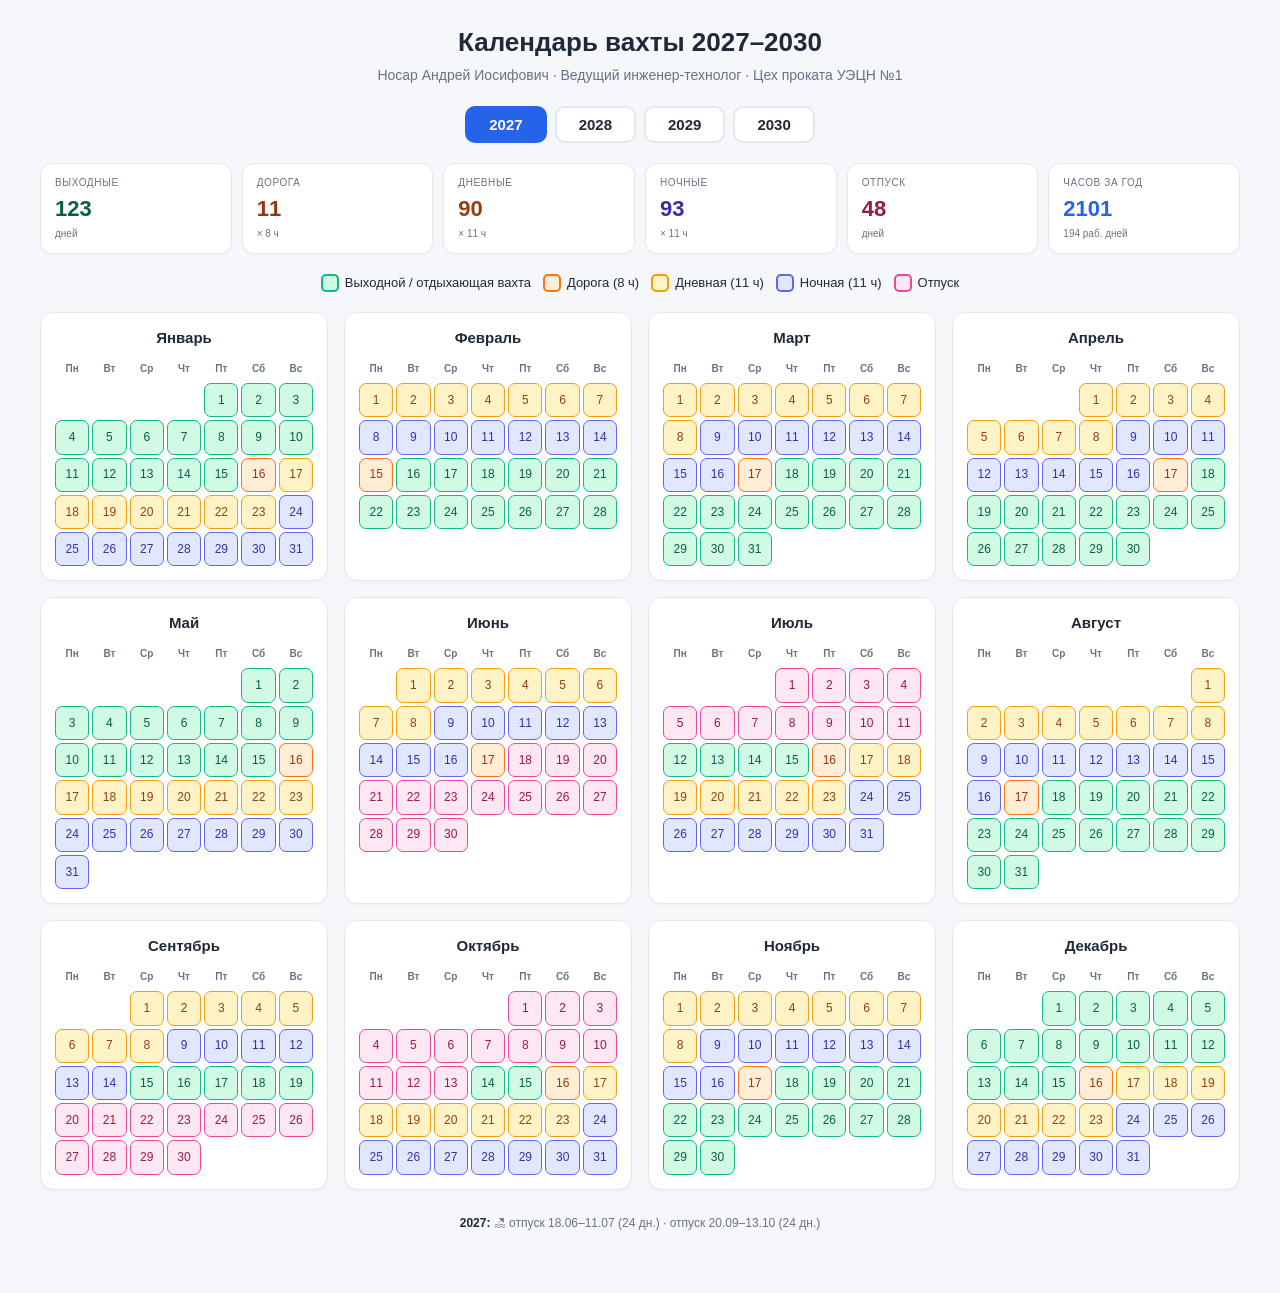
<file: public/assets/aistudio/________________2027-2030_e9571a74.html>
<!DOCTYPE html>
<html lang="ru">
<head>
<meta charset="UTF-8">
<meta name="viewport" content="width=device-width, initial-scale=1.0">
<title>Календарь вахты 2027–2030 · Носар Андрей</title>
<style>
  :root {
    --bg: #f5f7fa; --card: #ffffff; --text: #1f2937; --muted: #6b7280;
    --border: #e5e7eb; --accent: #2563eb;
    --v: #d1fae5; --v-border: #10b981; --v-text: #065f46;
    --d: #ffedd5; --d-border: #f97316; --d-text: #9a3412;
    --y: #fef3c7; --y-border: #f59e0b; --y-text: #92400e;
    --n: #e0e7ff; --n-border: #6366f1; --n-text: #3730a3;
    --o: #fce7f3; --o-border: #ec4899; --o-text: #9d174d;
  }
  * { box-sizing: border-box; margin: 0; padding: 0; }
  body {
    font-family: -apple-system, BlinkMacSystemFont, "Segoe UI", Roboto, sans-serif;
    background: var(--bg); color: var(--text);
    padding: 24px 16px 60px; line-height: 1.4;
  }
  .container { max-width: 1200px; margin: 0 auto; }
  header { text-align: center; margin-bottom: 20px; }
  h1 { font-size: 26px; font-weight: 700; margin-bottom: 6px; }
  .subtitle { color: var(--muted); font-size: 14px; }

  .year-tabs {
    display: flex; gap: 8px; justify-content: center; flex-wrap: wrap;
    margin-bottom: 20px;
  }
  .year-tab {
    background: var(--card); border: 2px solid var(--border);
    padding: 8px 22px; border-radius: 10px; font-size: 15px;
    font-weight: 600; cursor: pointer; color: var(--text);
    transition: all 0.15s;
  }
  .year-tab:hover { border-color: var(--accent); }
  .year-tab.active {
    background: var(--accent); color: white; border-color: var(--accent);
  }

  .stats {
    display: grid; grid-template-columns: repeat(auto-fit, minmax(130px, 1fr));
    gap: 10px; margin-bottom: 20px;
  }
  .stat {
    background: var(--card); border-radius: 12px; padding: 12px 14px;
    border: 1px solid var(--border); box-shadow: 0 1px 3px rgba(0,0,0,0.04);
  }
  .stat .label { font-size: 10px; color: var(--muted); text-transform: uppercase; letter-spacing: 0.6px; }
  .stat .value { font-size: 22px; font-weight: 700; margin-top: 4px; }
  .stat .sub { font-size: 10px; color: var(--muted); margin-top: 2px; }
  .stat.v .value { color: var(--v-text); }
  .stat.d .value { color: var(--d-text); }
  .stat.y .value { color: var(--y-text); }
  .stat.n .value { color: var(--n-text); }
  .stat.o .value { color: var(--o-text); }
  .stat.total .value { color: var(--accent); }

  .legend {
    display: flex; flex-wrap: wrap; gap: 12px; justify-content: center;
    margin-bottom: 20px; font-size: 13px;
  }
  .legend-item { display: flex; align-items: center; gap: 6px; }
  .legend-dot {
    width: 18px; height: 18px; border-radius: 5px; border: 2px solid;
  }
  .legend-dot.v { background: var(--v); border-color: var(--v-border); }
  .legend-dot.d { background: var(--d); border-color: var(--d-border); }
  .legend-dot.y { background: var(--y); border-color: var(--y-border); }
  .legend-dot.n { background: var(--n); border-color: var(--n-border); }
  .legend-dot.o { background: var(--o); border-color: var(--o-border); }

  .months {
    display: grid; grid-template-columns: repeat(auto-fit, minmax(280px, 1fr));
    gap: 16px;
  }
  .month {
    background: var(--card); border-radius: 14px; padding: 14px;
    border: 1px solid var(--border); box-shadow: 0 1px 3px rgba(0,0,0,0.04);
  }
  .month h2 {
    font-size: 15px; font-weight: 600; margin-bottom: 10px;
    text-align: center;
  }
  .grid {
    display: grid; grid-template-columns: repeat(7, 1fr); gap: 3px;
  }
  .dow {
    text-align: center; font-size: 10px; color: var(--muted);
    font-weight: 600; padding: 4px 0;
  }
  .day {
    aspect-ratio: 1; border-radius: 7px;
    display: flex; align-items: center; justify-content: center;
    font-size: 12px; font-weight: 500;
    border: 1.5px solid transparent;
    cursor: pointer; transition: transform 0.1s, box-shadow 0.1s;
    user-select: none; position: relative;
  }
  .day:hover { transform: scale(1.1); box-shadow: 0 2px 8px rgba(0,0,0,0.15); z-index: 2; }
  .day.empty { cursor: default; background: transparent; border-color: transparent; }
  .day.empty:hover { transform: none; box-shadow: none; }
  .day.v { background: var(--v); border-color: var(--v-border); color: var(--v-text); }
  .day.d { background: var(--d); border-color: var(--d-border); color: var(--d-text); }
  .day.y { background: var(--y); border-color: var(--y-border); color: var(--y-text); }
  .day.n { background: var(--n); border-color: var(--n-border); color: var(--n-text); }
  .day.o { background: var(--o); border-color: var(--o-border); color: var(--o-text); }

  .modal-backdrop {
    position: fixed; inset: 0; background: rgba(15,23,42,0.5);
    display: none; align-items: center; justify-content: center;
    z-index: 100; padding: 16px;
    backdrop-filter: blur(2px);
  }
  .modal-backdrop.active { display: flex; }
  .modal {
    background: var(--card); border-radius: 16px; padding: 24px;
    max-width: 360px; width: 100%;
    box-shadow: 0 20px 60px rgba(0,0,0,0.3);
    animation: pop 0.15s ease-out;
  }
  @keyframes pop {
    from { transform: scale(0.95); opacity: 0; }
    to { transform: scale(1); opacity: 1; }
  }
  .modal h3 { font-size: 20px; margin-bottom: 12px; }
  .modal .badge {
    display: inline-block; padding: 6px 14px; border-radius: 999px;
    font-size: 13px; font-weight: 600; margin-bottom: 14px; border: 2px solid;
  }
  .modal .badge.v { background: var(--v); border-color: var(--v-border); color: var(--v-text); }
  .modal .badge.d { background: var(--d); border-color: var(--d-border); color: var(--d-text); }
  .modal .badge.y { background: var(--y); border-color: var(--y-border); color: var(--y-text); }
  .modal .badge.n { background: var(--n); border-color: var(--n-border); color: var(--n-text); }
  .modal .badge.o { background: var(--o); border-color: var(--o-border); color: var(--o-text); }
  .modal .detail { color: var(--muted); font-size: 14px; margin-bottom: 8px; }
  .modal .hours { font-size: 14px; color: var(--text); margin-bottom: 18px; font-weight: 600; }
  .modal button {
    background: var(--accent); color: white; border: none;
    padding: 10px 20px; border-radius: 10px; font-size: 14px;
    font-weight: 600; cursor: pointer; width: 100%;
  }
  .modal button:hover { background: #1d4ed8; }

  .note {
    text-align: center; margin-top: 24px; font-size: 12px;
    color: var(--muted); line-height: 1.6;
  }
  .note strong { color: var(--text); }

  @media (max-width: 500px) {
    h1 { font-size: 20px; }
    .months { grid-template-columns: 1fr; }
    .day { font-size: 11px; }
  }
</style>
</head>
<body>
<div class="container">
  <header>
    <h1>Календарь вахты 2027–2030</h1>
    <div class="subtitle">Носар Андрей Иосифович · Ведущий инженер-технолог · Цех проката УЭЦН №1</div>
  </header>

  <div class="year-tabs" id="yearTabs"></div>
  <div class="stats" id="stats"></div>

  <div class="legend">
    <div class="legend-item"><div class="legend-dot v"></div>Выходной / отдыхающая вахта</div>
    <div class="legend-item"><div class="legend-dot d"></div>Дорога (8 ч)</div>
    <div class="legend-item"><div class="legend-dot y"></div>Дневная (11 ч)</div>
    <div class="legend-item"><div class="legend-dot n"></div>Ночная (11 ч)</div>
    <div class="legend-item"><div class="legend-dot o"></div>Отпуск</div>
  </div>

  <div class="months" id="months"></div>
  <div class="note" id="note"></div>
</div>

<div class="modal-backdrop" id="modal">
  <div class="modal">
    <h3 id="modal-title">—</h3>
    <div class="badge" id="modal-badge">—</div>
    <div class="detail" id="modal-detail">—</div>
    <div class="hours" id="modal-hours">—</div>
    <button onclick="closeModal()">Закрыть</button>
  </div>
</div>

<script>
const MONTHS = ['Январь','Февраль','Март','Апрель','Май','Июнь','Июль','Август','Сентябрь','Октябрь','Ноябрь','Декабрь'];
const MONTHS_GEN = ['января','февраля','марта','апреля','мая','июня','июля','августа','сентября','октября','ноября','декабря'];
const DOW = ['Пн','Вт','Ср','Чт','Пт','Сб','Вс'];
const YEARS = [2027, 2028, 2029, 2030];

// Эталонный паттерн смен из графика 2027 (для Носар А.И.)
const TEMPLATE = {
  0:  {1:'v',2:'v',3:'v',4:'v',5:'v',6:'v',7:'v',8:'v',9:'v',10:'v',11:'v',12:'v',13:'v',14:'v',15:'v',
       16:'d',17:'y',18:'y',19:'y',20:'y',21:'y',22:'y',23:'y',
       24:'n',25:'n',26:'n',27:'n',28:'n',29:'n',30:'n',31:'n'},
  1:  {1:'y',2:'y',3:'y',4:'y',5:'y',6:'y',7:'y',
       8:'n',9:'n',10:'n',11:'n',12:'n',13:'n',14:'n',
       15:'d',16:'v',17:'v',18:'v',19:'v',20:'v',21:'v',22:'v',23:'v',24:'v',25:'v',26:'v',27:'v',28:'v'},
  2:  {1:'y',2:'y',3:'y',4:'y',5:'y',6:'y',7:'y',8:'y',
       9:'n',10:'n',11:'n',12:'n',13:'n',14:'n',15:'n',16:'n',
       17:'d',18:'v',19:'v',20:'v',21:'v',22:'v',23:'v',24:'v',25:'v',26:'v',27:'v',28:'v',29:'v',30:'v',31:'v'},
  3:  {1:'y',2:'y',3:'y',4:'y',5:'y',6:'y',7:'y',8:'y',
       9:'n',10:'n',11:'n',12:'n',13:'n',14:'n',15:'n',16:'n',
       17:'d',18:'v',19:'v',20:'v',21:'v',22:'v',23:'v',24:'v',25:'v',26:'v',27:'v',28:'v',29:'v',30:'v'},
  4:  {1:'v',2:'v',3:'v',4:'v',5:'v',6:'v',7:'v',8:'v',9:'v',10:'v',11:'v',12:'v',13:'v',14:'v',15:'v',
       16:'d',17:'y',18:'y',19:'y',20:'y',21:'y',22:'y',23:'y',
       24:'n',25:'n',26:'n',27:'n',28:'n',29:'n',30:'n',31:'n'},
  5:  {1:'y',2:'y',3:'y',4:'y',5:'y',6:'y',7:'y',8:'y',
       9:'n',10:'n',11:'n',12:'n',13:'n',14:'n',15:'n',16:'n',
       17:'d',18:'v',19:'v',20:'v',21:'v',22:'v',23:'v',24:'v',25:'v',26:'v',27:'v',28:'v',29:'v',30:'v'},
  6:  {1:'v',2:'v',3:'v',4:'v',5:'v',6:'v',7:'v',8:'v',9:'v',10:'v',11:'v',12:'v',13:'v',14:'v',15:'v',
       16:'d',17:'y',18:'y',19:'y',20:'y',21:'y',22:'y',23:'y',
       24:'n',25:'n',26:'n',27:'n',28:'n',29:'n',30:'n',31:'n'},
  7:  {1:'y',2:'y',3:'y',4:'y',5:'y',6:'y',7:'y',8:'y',
       9:'n',10:'n',11:'n',12:'n',13:'n',14:'n',15:'n',16:'n',
       17:'d',18:'v',19:'v',20:'v',21:'v',22:'v',23:'v',24:'v',25:'v',26:'v',27:'v',28:'v',29:'v',30:'v',31:'v'},
  8:  {1:'y',2:'y',3:'y',4:'y',5:'y',6:'y',7:'y',8:'y',
       9:'n',10:'n',11:'n',12:'n',13:'n',14:'n',
       15:'v',16:'v',17:'v',18:'v',19:'v',20:'v',21:'v',22:'v',23:'v',24:'v',25:'v',26:'v',27:'v',28:'v',29:'v',30:'v'},
  9:  {1:'v',2:'v',3:'v',4:'v',5:'v',6:'v',7:'v',8:'v',9:'v',10:'v',11:'v',12:'v',13:'v',14:'v',15:'v',
       16:'d',17:'y',18:'y',19:'y',20:'y',21:'y',22:'y',23:'y',
       24:'n',25:'n',26:'n',27:'n',28:'n',29:'n',30:'n',31:'n'},
  10: {1:'y',2:'y',3:'y',4:'y',5:'y',6:'y',7:'y',8:'y',
       9:'n',10:'n',11:'n',12:'n',13:'n',14:'n',15:'n',16:'n',
       17:'d',18:'v',19:'v',20:'v',21:'v',22:'v',23:'v',24:'v',25:'v',26:'v',27:'v',28:'v',29:'v',30:'v'},
  11: {1:'v',2:'v',3:'v',4:'v',5:'v',6:'v',7:'v',8:'v',9:'v',10:'v',11:'v',12:'v',13:'v',14:'v',15:'v',
       16:'d',17:'y',18:'y',19:'y',20:'y',21:'y',22:'y',23:'y',
       24:'n',25:'n',26:'n',27:'n',28:'n',29:'n',30:'n',31:'n'}
};

const TYPES = {
  v: { label: 'Выходной / отдыхающая вахта', desc: 'Нерабочий день', hours: 0 },
  d: { label: 'Дорога',        desc: 'Время в пути',                   hours: 8 },
  y: { label: 'Дневная смена', desc: 'Работа в дневное время',         hours: 11 },
  n: { label: 'Ночная смена',  desc: 'Работа в ночное время',          hours: 11 },
  o: { label: 'Отпуск',        desc: 'Ежегодный оплачиваемый отпуск',  hours: 0 }
};

// Отпуска
const VACATIONS = [
  { year: 2027, from: [5, 18], to: [6, 11] },  // 18 июня – 11 июля (24 дня)
  { year: 2027, from: [8, 20], to: [9, 13] }   // 20 сентября – 13 октября (24 дня)
];

let currentYear = 2027;

function inVacation(year, month, day) {
  const t = new Date(year, month, day).getTime();
  for (const v of VACATIONS) {
    if (v.year !== year) continue;
    const from = new Date(year, v.from[0], v.from[1]).getTime();
    const to   = new Date(year, v.to[0],   v.to[1]).getTime();
    if (t >= from && t <= to) return true;
  }
  return false;
}

function getSchedule(year, month) {
  const daysInMonth = new Date(year, month + 1, 0).getDate();
  const res = {};
  for (let d = 1; d <= daysInMonth; d++) {
    res[d] = TEMPLATE[month][d] || 'v';
    if (inVacation(year, month, d)) res[d] = 'o';
  }
  return res;
}

function renderYearTabs() {
  const c = document.getElementById('yearTabs');
  c.innerHTML = '';
  YEARS.forEach(y => {
    const btn = document.createElement('button');
    btn.className = 'year-tab' + (y === currentYear ? ' active' : '');
    btn.textContent = y;
    btn.onclick = () => { currentYear = y; renderAll(); };
    c.appendChild(btn);
  });
}

function renderStats(scheduleByMonth) {
  const totals = { v:0, d:0, y:0, n:0, o:0 };
  let totalHours = 0;
  let workDays = 0;

  for (let m = 0; m < 12; m++) {
    for (const d in scheduleByMonth[m]) {
      const t = scheduleByMonth[m][d];
      totals[t]++;
      totalHours += TYPES[t].hours;
      if (t === 'y' || t === 'n' || t === 'd') workDays++;
    }
  }

  const statsEl = document.getElementById('stats');
  statsEl.innerHTML = `
    <div class="stat v"><div class="label">Выходные</div><div class="value">${totals.v}</div><div class="sub">дней</div></div>
    <div class="stat d"><div class="label">Дорога</div><div class="value">${totals.d}</div><div class="sub">× 8 ч</div></div>
    <div class="stat y"><div class="label">Дневные</div><div class="value">${totals.y}</div><div class="sub">× 11 ч</div></div>
    <div class="stat n"><div class="label">Ночные</div><div class="value">${totals.n}</div><div class="sub">× 11 ч</div></div>
    ${totals.o > 0 ? `<div class="stat o"><div class="label">Отпуск</div><div class="value">${totals.o}</div><div class="sub">дней</div></div>` : ''}
    <div class="stat total"><div class="label">Часов за год</div><div class="value">${totalHours}</div><div class="sub">${workDays} раб. дней</div></div>
  `;
}

function renderMonths(scheduleByMonth) {
  const container = document.getElementById('months');
  container.innerHTML = '';

  MONTHS.forEach((monthName, mIdx) => {
    const monthEl = document.createElement('div');
    monthEl.className = 'month';

    const title = document.createElement('h2');
    title.textContent = monthName;
    monthEl.appendChild(title);

    const grid = document.createElement('div');
    grid.className = 'grid';

    DOW.forEach(d => {
      const el = document.createElement('div');
      el.className = 'dow';
      el.textContent = d;
      grid.appendChild(el);
    });

    const firstDay = new Date(currentYear, mIdx, 1);
    const startCol = (firstDay.getDay() + 6) % 7;

    for (let i = 0; i < startCol; i++) {
      const el = document.createElement('div');
      el.className = 'day empty';
      grid.appendChild(el);
    }

    const schedule = scheduleByMonth[mIdx];
    const daysInMonth = new Date(currentYear, mIdx + 1, 0).getDate();
    for (let d = 1; d <= daysInMonth; d++) {
      const type = schedule[d];
      const el = document.createElement('div');
      el.className = 'day ' + type;
      el.textContent = d;
      el.addEventListener('click', () => openModal(currentYear, mIdx, d, type));
      grid.appendChild(el);
    }

    monthEl.appendChild(grid);
    container.appendChild(monthEl);
  });
}

function renderNote() {
  const note = document.getElementById('note');
  if (currentYear === 2027) {
    note.innerHTML = `<strong>2027:</strong> 🏖 отпуск 18.06–11.07 (24 дн.) · отпуск 20.09–13.10 (24 дн.)`;
  } else {
    note.innerHTML = `<strong>${currentYear}:</strong> стандартный цикл перевахтовки`;
  }
}

function renderAll() {
  renderYearTabs();
  const scheduleByMonth = {};
  for (let m = 0; m < 12; m++) scheduleByMonth[m] = getSchedule(currentYear, m);
  renderStats(scheduleByMonth);
  renderMonths(scheduleByMonth);
  renderNote();
}

function openModal(year, mIdx, day, type) {
  const t = TYPES[type];
  const date = new Date(year, mIdx, day);
  const dow = DOW[(date.getDay() + 6) % 7];

  document.getElementById('modal-title').textContent = `${day} ${MONTHS_GEN[mIdx]} ${year}`;
  const badge = document.getElementById('modal-badge');
  badge.className = 'badge ' + type;
  badge.textContent = t.label;
  document.getElementById('modal-detail').textContent = `${dow} · ${t.desc}`;
  document.getElementById('modal-hours').textContent =
    t.hours > 0 ? `Рабочих часов: ${t.hours}` : 'Рабочих часов: 0';
  document.getElementById('modal').classList.add('active');
}

function closeModal() {
  document.getElementById('modal').classList.remove('active');
}

document.getElementById('modal').addEventListener('click', e => {
  if (e.target.id === 'modal') closeModal();
});
document.addEventListener('keydown', e => {
  if (e.key === 'Escape') closeModal();
});

renderAll();
</script>
</body>
</html>
</file>
